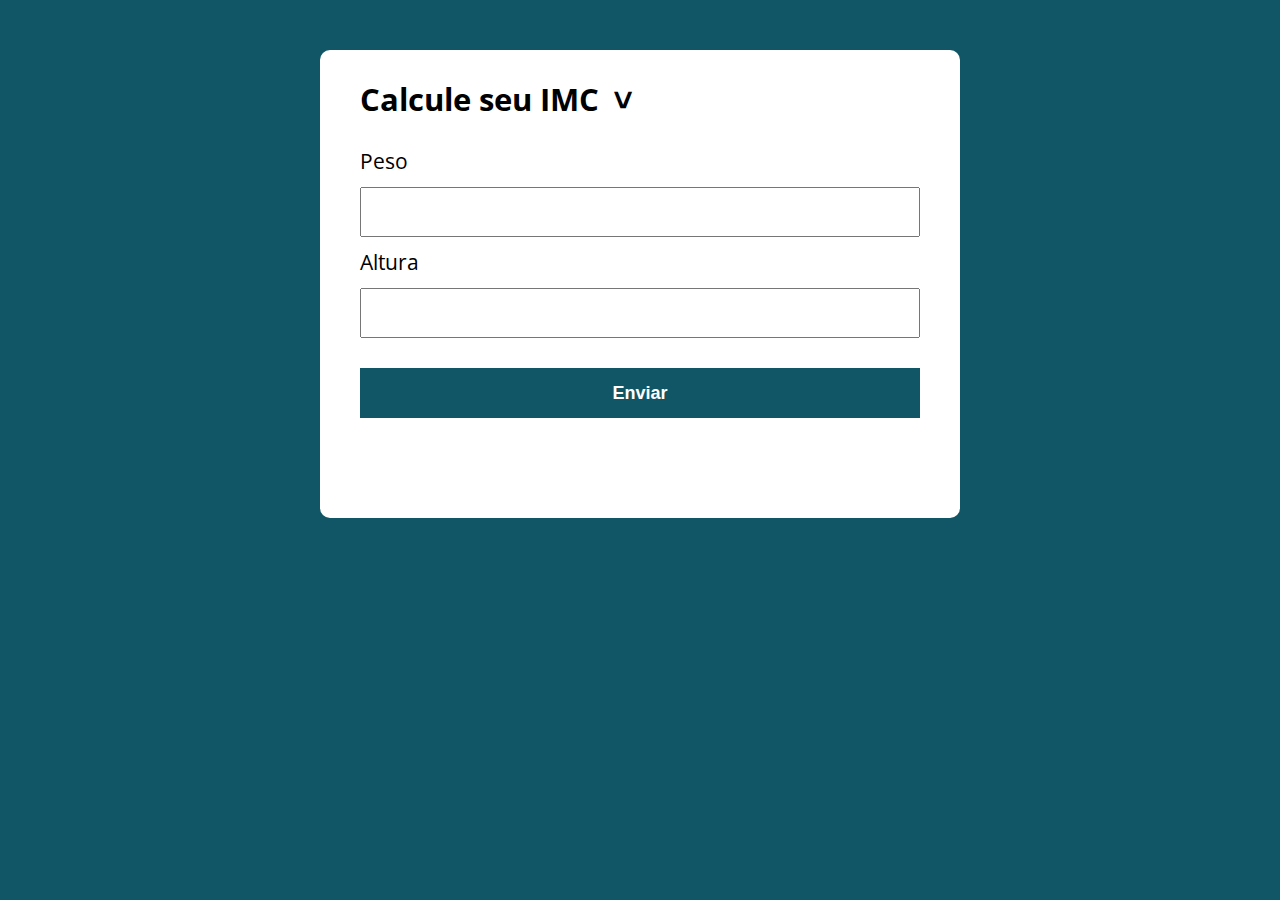
<file: Calculadora IMC/index.html>
<!DOCTYPE html>
<html lang="pt-BR">

<head>
  <meta charset="UTF-8">
  <meta name="viewport" content="width=device-width, initial-scale=1.0">
  <meta http-equiv="X-UA-Compatible" content="ie=edge">
  <title>Calcule seu IMC</title>
  <link rel="stylesheet" href="assets/css/style.css">
</head>

<body>
  <section class="container">
    <h1 class="esconde mostra" id="titulo">Tabela IMC</h1>
    <div class="esconde " id="tabela">

      <div class="div__1">
        <h3 class="titulo">IMC</h3>
        <p>Menos que 18.5</p>
        <p>Entre 18.5 e 24.9</p>
        <p>Entre 25 e 29.9</p>
        <p>Entre 30 e 34.9</p>
        <p>Entre 35 e 39.9</p>
        <p>Mais do que 40</p>
      </div>

      <div class="div__2">
        <h3 class="titulo">Resultado</h3>
        <p>Abaixo do peso</p>
        <p>Peso normal</p>
        <p>Sobrepeso</p>
        <p>Obesidade grau 1</p>
        <p>Obesidade grau 2</p>
        <p>Obesidade grau 3</p>
      </div>
    </div>
  <section class="container " id="alinhado">
    
    <h2 class="titulo-2">Calcule seu IMC <button class="img-icone ">></button> </h2>
    <form action="/" id="formulario" class="form" method="GET">
      <label for="peso">Peso</label>
      <input type="text" id="peso"class="peso" name="peso">
      
      <label for="altura">Altura</label>
      <input type="text" id="altura" class="altura" name="altura">

      <button type="submit">Enviar</button>
    </form>

    <div id="resultado" class="resultado"></div>
  </section>

  <script src="assets/js/main.js"></script>
  <script src="assets/js/IMC.js"></script>
  <script src="assets/js/escreveMensagem.js"></script>
  <script src="assets/js/mostra-esconde.js"></script>
</body>

</html>
</file>
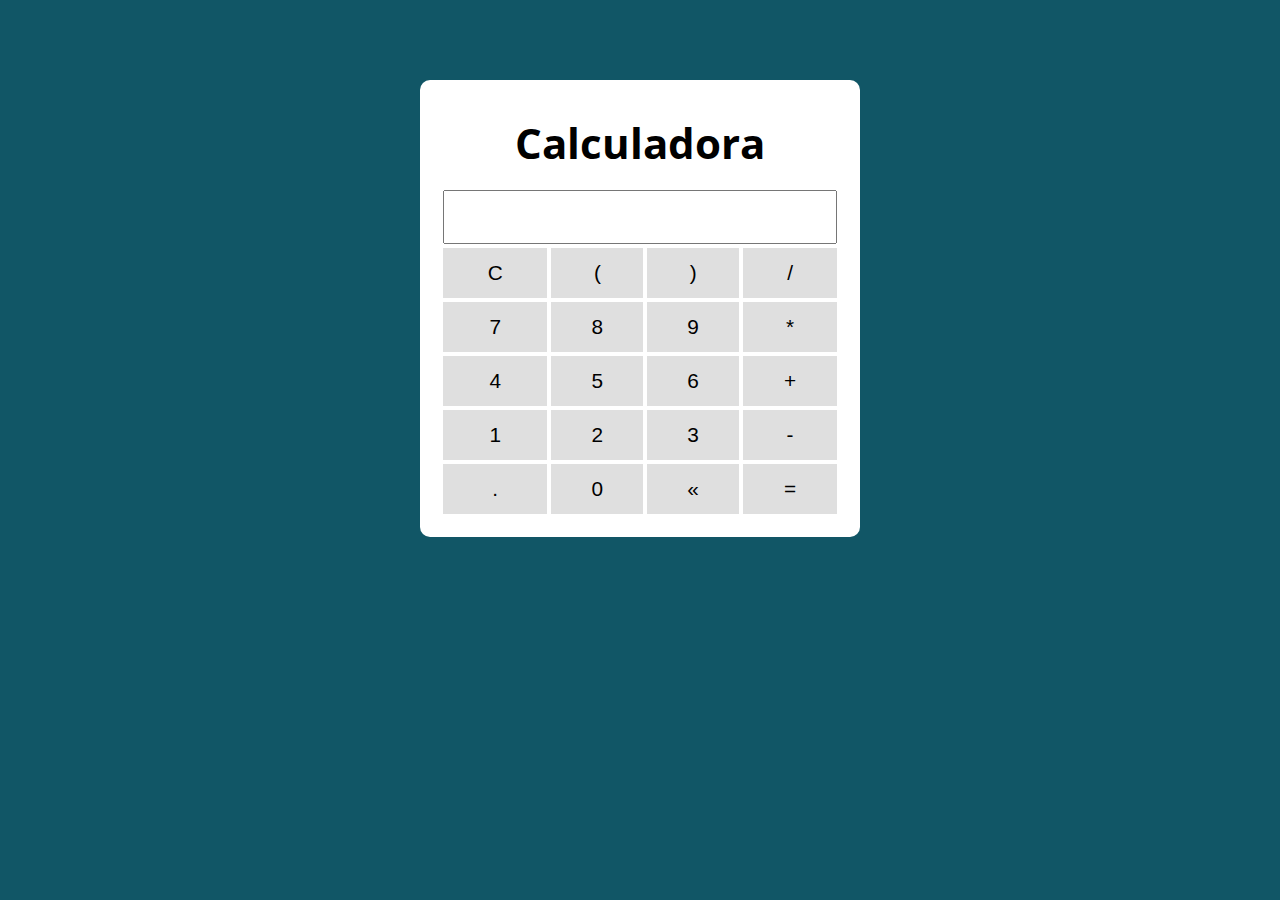
<file: Calculadora/index.html>
<!DOCTYPE html>
<html lang="pt-BR">

<head>
  <meta charset="UTF-8">
  <meta name="viewport" content="width=device-width, initial-scale=1.0">
  <meta http-equiv="X-UA-Compatible" content="ie=edge">
  <title>Modelo</title>
  <link rel="stylesheet" href="./assets/css/style.css">
</head>

<body>

  <section class="container">
    <h1>Calculadora</h1>

    <table class="calculadora">
      <tr>
        <td colspan="4"><input type="text" class="display"></td>
      </tr>

      <tr>
        <td><button class="btn btn-clear">C</button></td>
        <td><button class="btn btn-num">(</button></td>
        <td><button class="btn btn-num">)</button></td>
        <td><button class="btn btn-num">/</button></td>
      </tr>

      <tr>
        <td><button class="btn btn-num">7</button></td>
        <td><button class="btn btn-num">8</button></td>
        <td><button class="btn btn-num">9</button></td>
        <td><button class="btn btn-num">*</button></td>
      </tr>

      <tr>
        <td><button class="btn btn-num">4</button></td>
        <td><button class="btn btn-num">5</button></td>
        <td><button class="btn btn-num">6</button></td>
        <td><button class="btn btn-num">+</button></td>
      </tr>

      <tr>
        <td><button class="btn btn-num">1</button></td>
        <td><button class="btn btn-num">2</button></td>
        <td><button class="btn btn-num">3</button></td>
        <td><button class="btn btn-num">-</button></td>
      </tr>

      <tr>
        <td><button class="btn btn-num">.</button></td>
        <td><button class="btn btn-num">0</button></td>
        <td><button class="btn btn-del">&laquo;</button></td>
        <td><button class="btn btn-eq">=</button></td>
      </tr>
    </table>

  </section>

  <script src="./assets/js/main.js"></script>
</body>

</html>
</file>
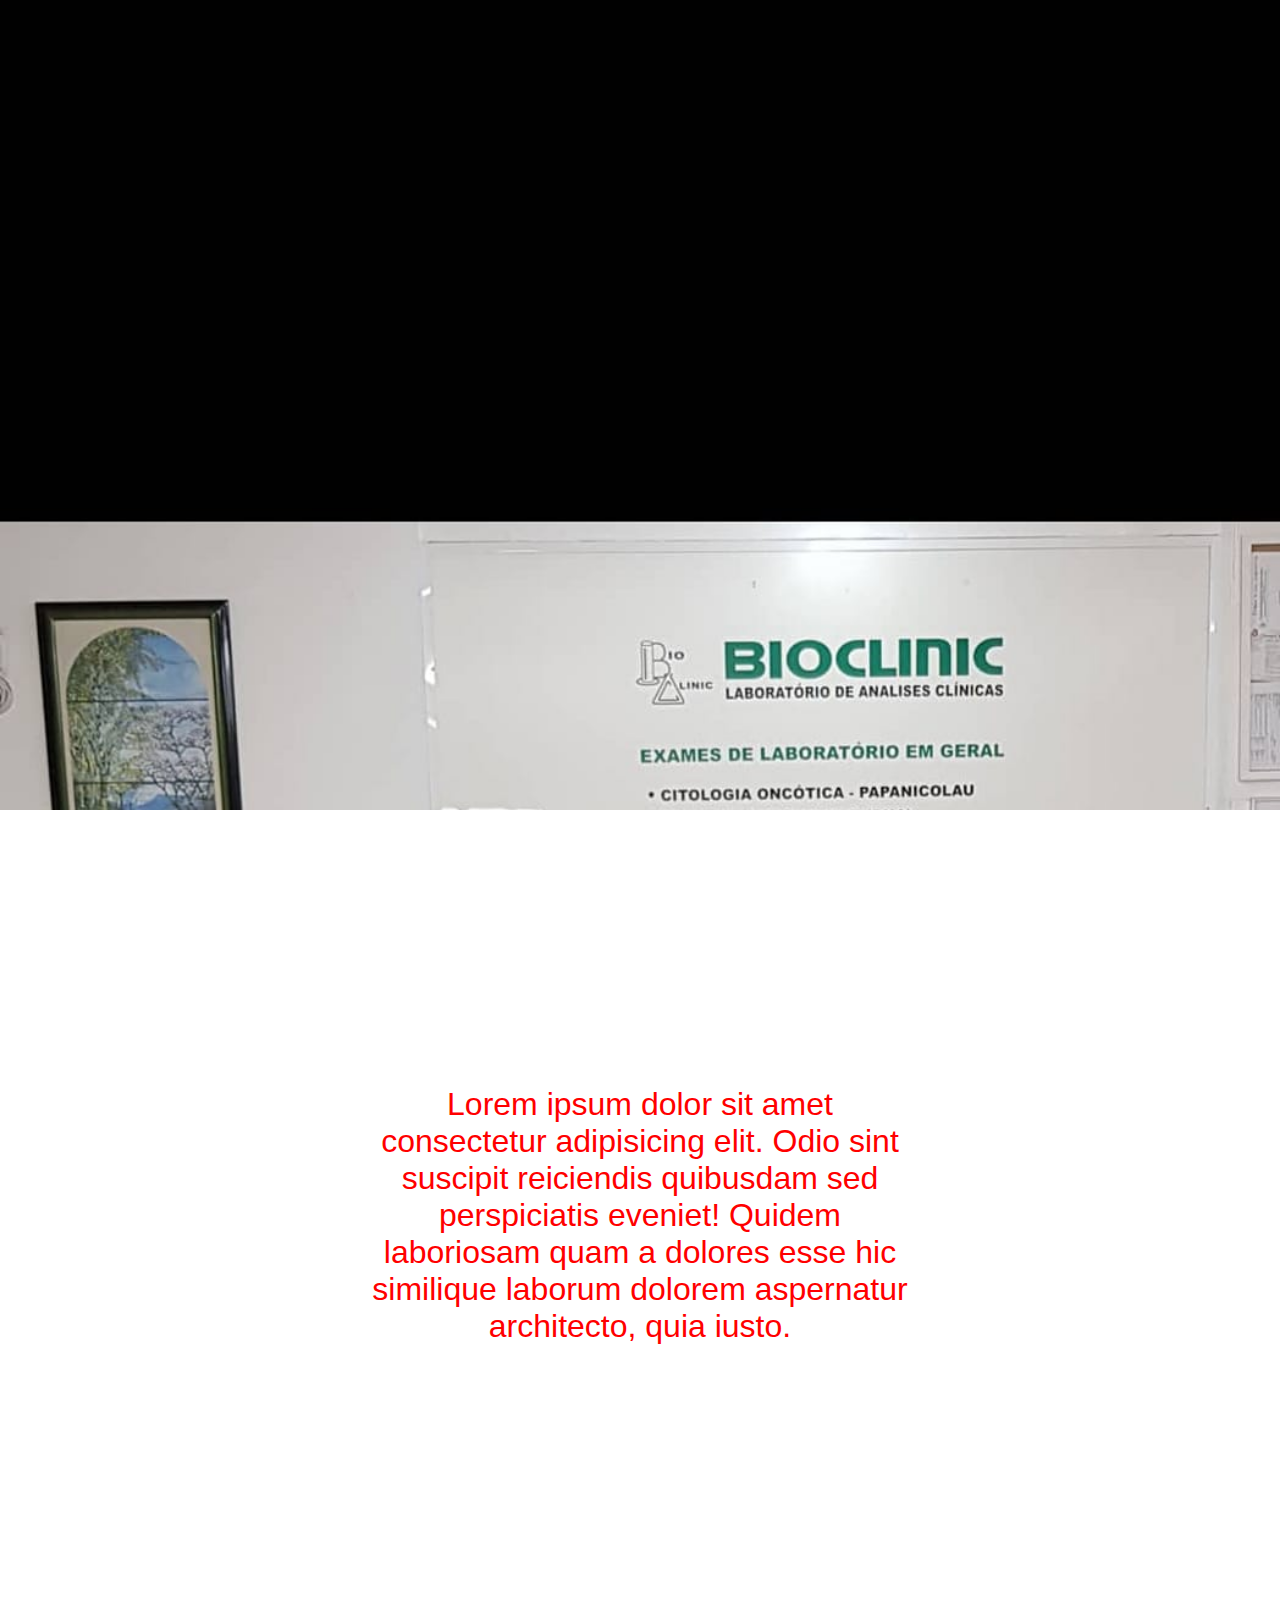
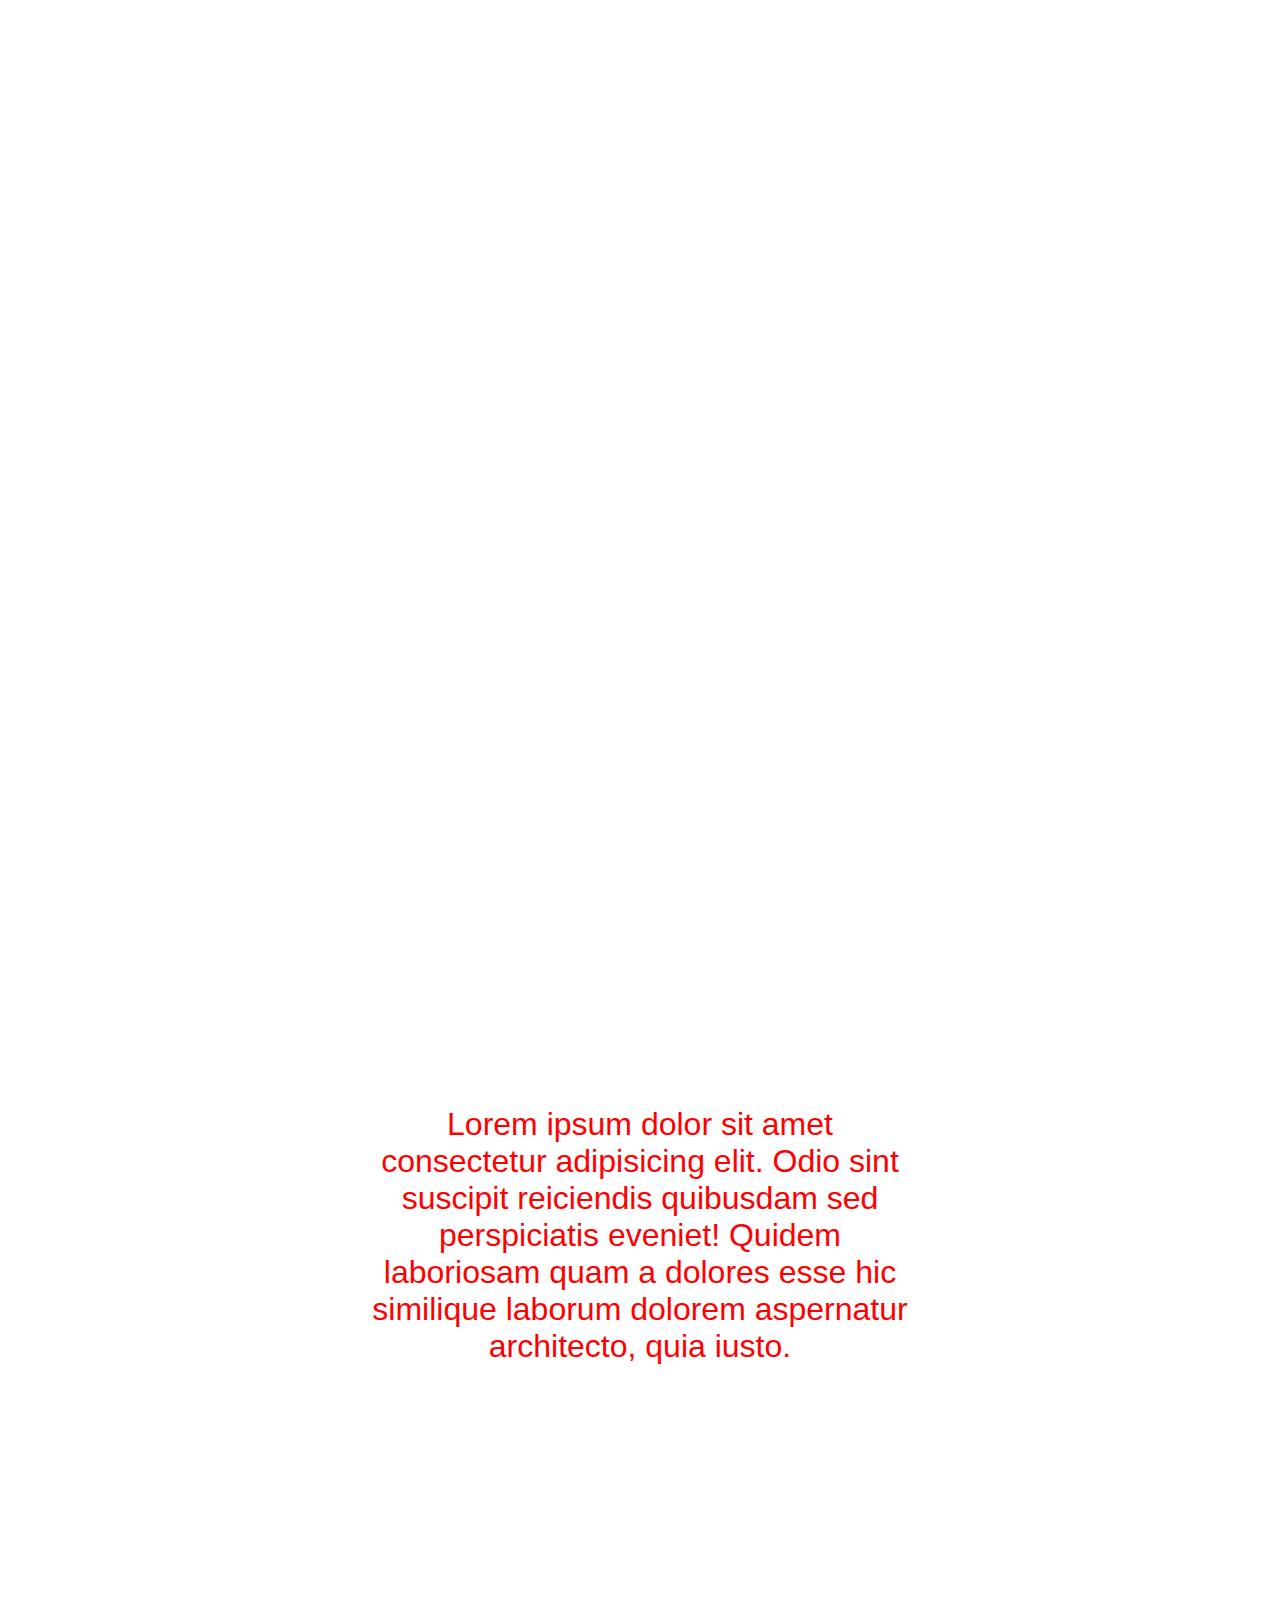
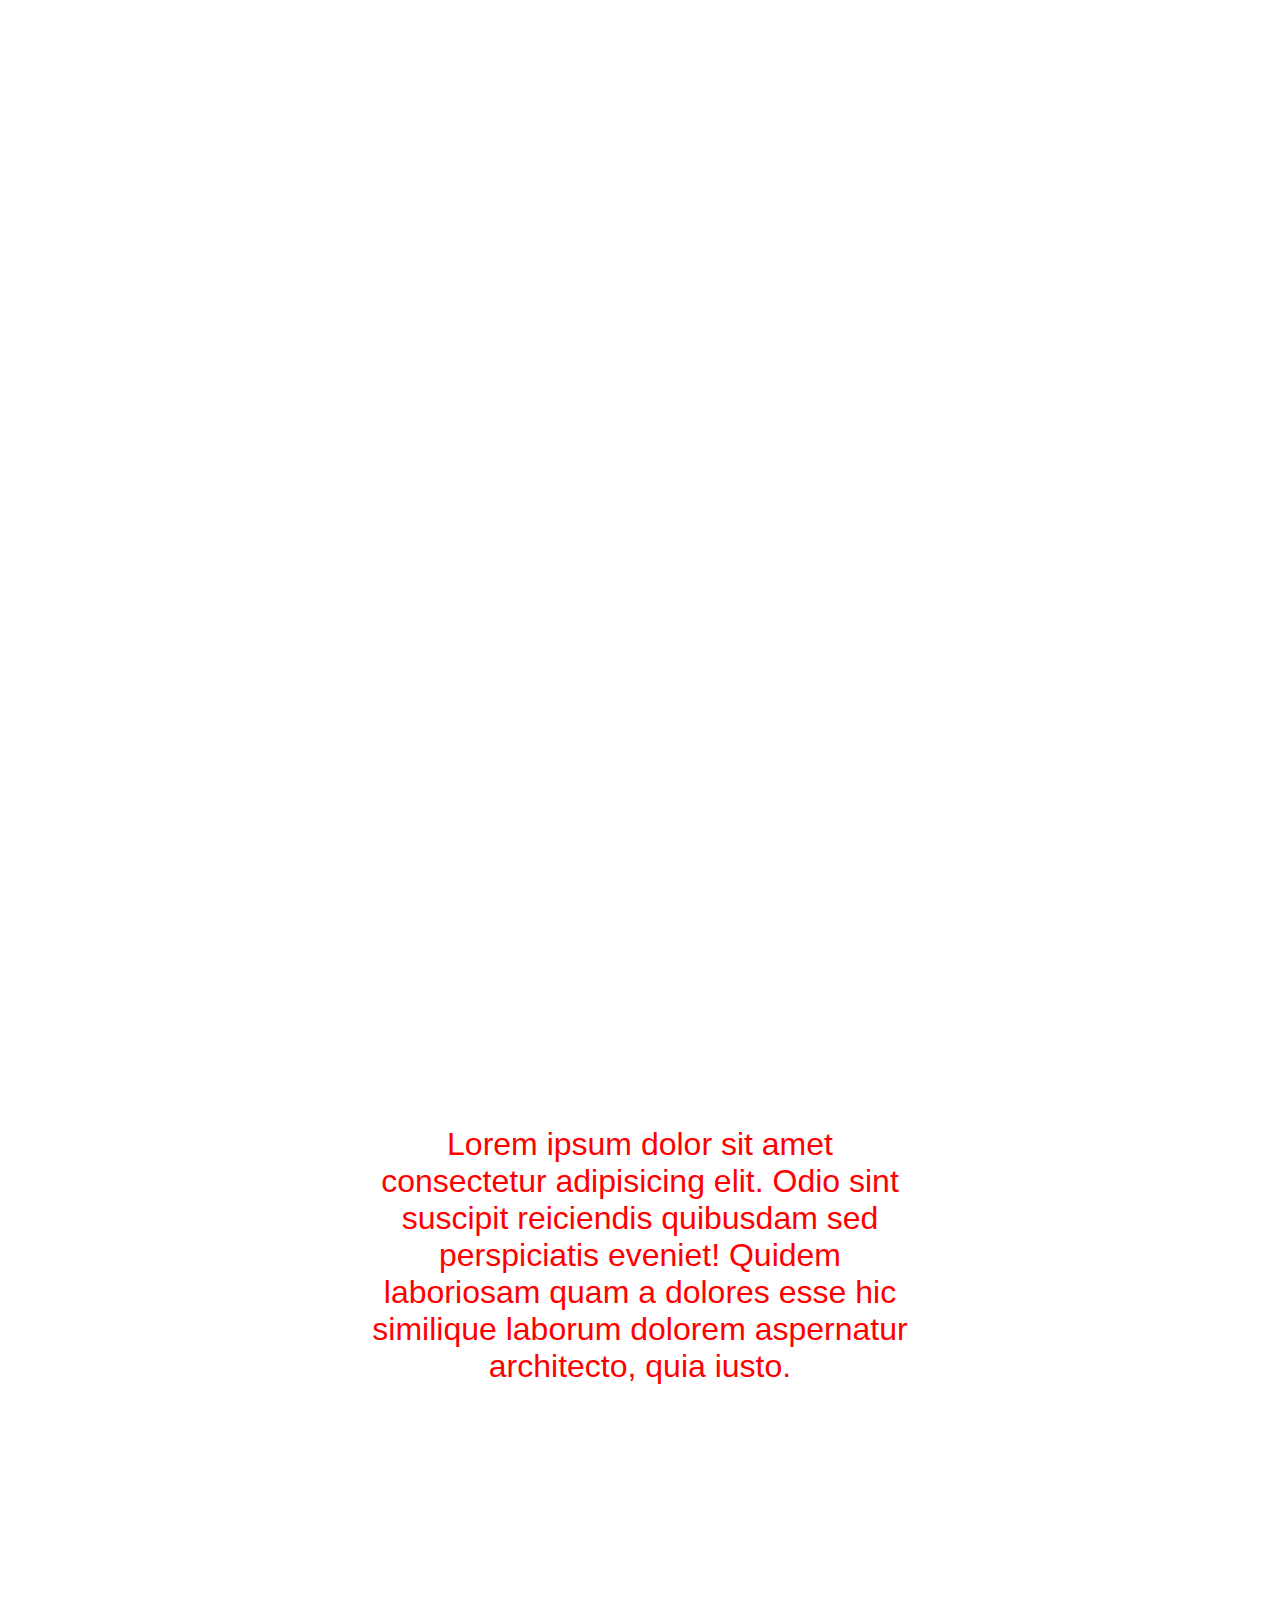
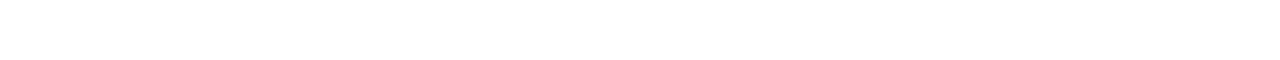
<file: Efeito Scroll fixo/index.html>
<!DOCTYPE html>
<html lang="pt-br">
<head>
    <meta charset="UTF-8">
    <meta http-equiv="X-UA-Compatible" content="IE=edge">
    <meta name="viewport" content="width=device-width, initial-scale=1.0">
    <title>Efeito Parallel</title>
    <link rel="stylesheet" href="style.css">
</head>
<body>

    <section></section>
    <section>
        <p>Lorem ipsum dolor sit amet consectetur adipisicing elit. Odio sint suscipit reiciendis quibusdam sed perspiciatis eveniet! Quidem laboriosam quam a dolores esse hic similique laborum dolorem aspernatur architecto, quia iusto.</p>
    </section>  <section></section>
    <section>
        <p>Lorem ipsum dolor sit amet consectetur adipisicing elit. Odio sint suscipit reiciendis quibusdam sed perspiciatis eveniet! Quidem laboriosam quam a dolores esse hic similique laborum dolorem aspernatur architecto, quia iusto.</p>
    </section>  <section></section>
    <section>
        <p>Lorem ipsum dolor sit amet consectetur adipisicing elit. Odio sint suscipit reiciendis quibusdam sed perspiciatis eveniet! Quidem laboriosam quam a dolores esse hic similique laborum dolorem aspernatur architecto, quia iusto.</p>
    </section>
    
</body>
</html>
</file>
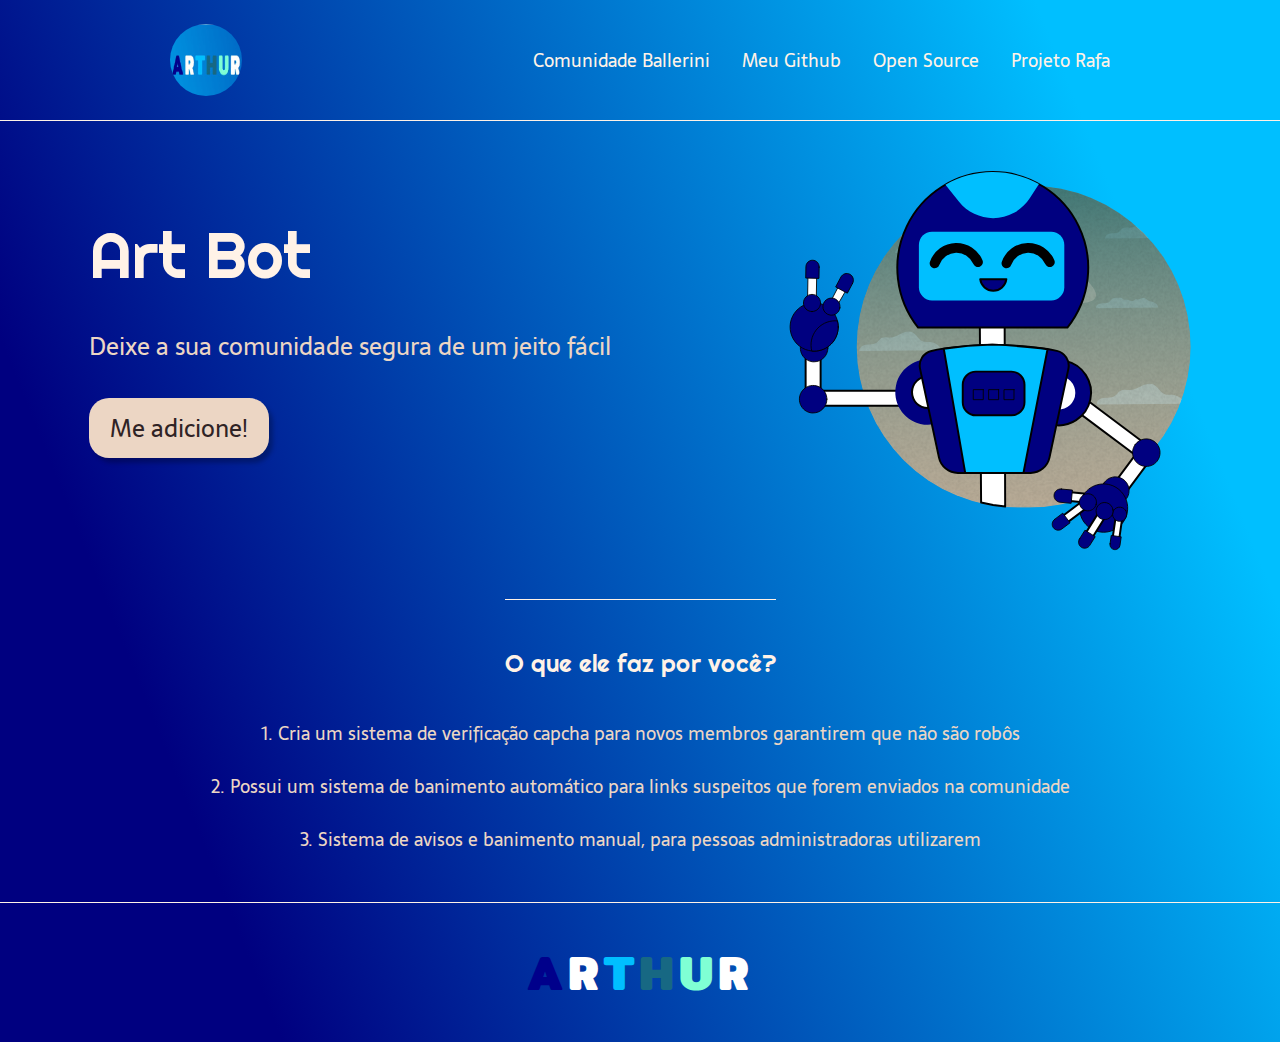
<file: Landing Page/index.html>
<!DOCTYPE html>
<html lang="pt-BR">
<head>
    <meta charset="UTF-8">
    <meta http-equiv="X-UA-Compatible" content="IE=edge">
    <meta name="viewport" content="width=device-width, initial-scale=1.0">
    <meta name="description" content="Um bot que vai deixar sua comunidade segura de um jeito fácil">
    <title>Art Bot - Modere sua comunidade do Discord</title>
    <link rel="preconnect" href="https://fonts.googleapis.com">
    <link rel="preconnect" href="https://fonts.gstatic.com" crossorigin>
    <link rel="preconnect" href="https://fonts.googleapis.com">
    <link rel="preconnect" href="https://fonts.gstatic.com" crossorigin>
    <link href="https://fonts.googleapis.com/css2?family=Mitr:wght@700&display=swap" rel="stylesheet">
    <link href="https://fonts.googleapis.com/css2?family=Righteous&family=Sarala:wght@400;700&display=swap" rel="stylesheet">
    <link rel="stylesheet" type="text/css" href="assets/css/style.css">
</head>
<body>
    <header class="cabecalho">
        <img class="cabecalho-imagem" src="assets/img/art logo.jpg" alt="logo da comunidade Ballerini">
        <nav class="cabecalho-menu">
            <a class="cabecalho-menu-item" href="https://discord.gg/wagxzStdcR" target="_blank">Comunidade Ballerini</a>
            <a class="cabecalho-menu-item" href="https://github.com/Arthurdso" target="_blank">Meu Github</a>
            <a class="cabecalho-menu-item" href="https://github.com/CCodeCommunity/Codify" target="_blank">Open Source</a>
            <a class="cabecalho-menu-item" href="projetoRafa/index.html">Projeto Rafa</a>
        </nav>
    </header>

    <main class="conteudo">
        <section class="conteudo-principal">
            <div class="conteudo-principal-escrito">
                <h1 class="conteudo-principal-escrito-titulo">Art Bot</h1>
                <h2 class="conteudo-principal-escrito-subtitulo">Deixe a sua comunidade segura de um jeito fácil</h2>
                <a href="https://www.linkedin.com/in/arthurdso/" target="_blank"><button class="conteudo-principal-escrito-botao">Me adicione!</button></a> 
            </div>
            <img class="conteudo-principal-imagem" src="assets/img/meubot.svg" alt="Imagem da Balle Bot">
        </section>

        <section class="conteudo-secundario">
            <h3 class="conteudo-secundario-titulo">O que ele faz por você?</h3>
            <p class="conteudo-secundario-paragrafo">1. Cria um <strong>sistema de verificação capcha</strong> para novos membros garantirem que não são robôs</p>
            <p class="conteudo-secundario-paragrafo">2. Possui um <strong>sistema de banimento automático</strong> para links suspeitos que forem enviados na comunidade</p>
            <p class="conteudo-secundario-paragrafo">3. <strong>Sistema de avisos e banimento manual</strong>, para pessoas administradoras utilizarem</p>
        </section>
    </main>

    <footer class="rodape">
        <p class="letras A">A</p>
        <p class="letras R">R</p>
        <p class="letras T">T</p>
        <p class="letras H">H</p>
        <p class="letras U">U</p>
        <p class="letras R">R</p>
    </footer>
</body>
</html>
</file>
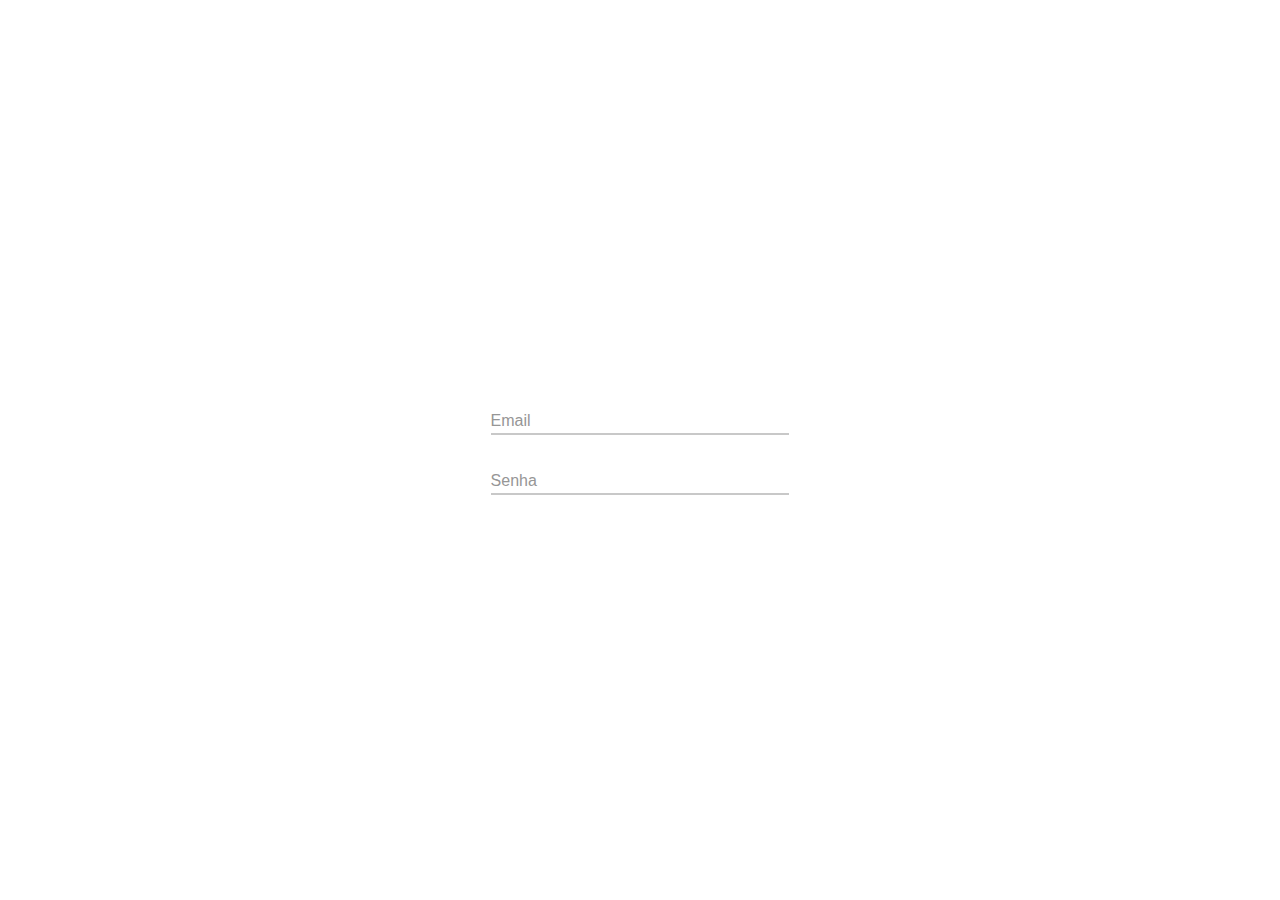
<file: Login-page/index.html>
<!DOCTYPE html>
<html lang="pt-br">
<head>
    <meta charset="UTF-8">
    <meta http-equiv="X-UA-Compatible" content="IE=edge">
    <meta name="viewport" content="width=device-width, initial-scale=1.0">
    <title>Input Text</title>
    <link rel="stylesheet" href="style.css">
</head>
<body>

<form>

    <div class="single-input">
        <input type="email" class="input" id="email" required>
        <label for="email">Email</label>
    </div>
    <div class="single-input">
        <input type="password" class="input" id="password" required>
        <label for="password">Senha</label>
    </div>

</form>
    
</body>
</html>
</file>
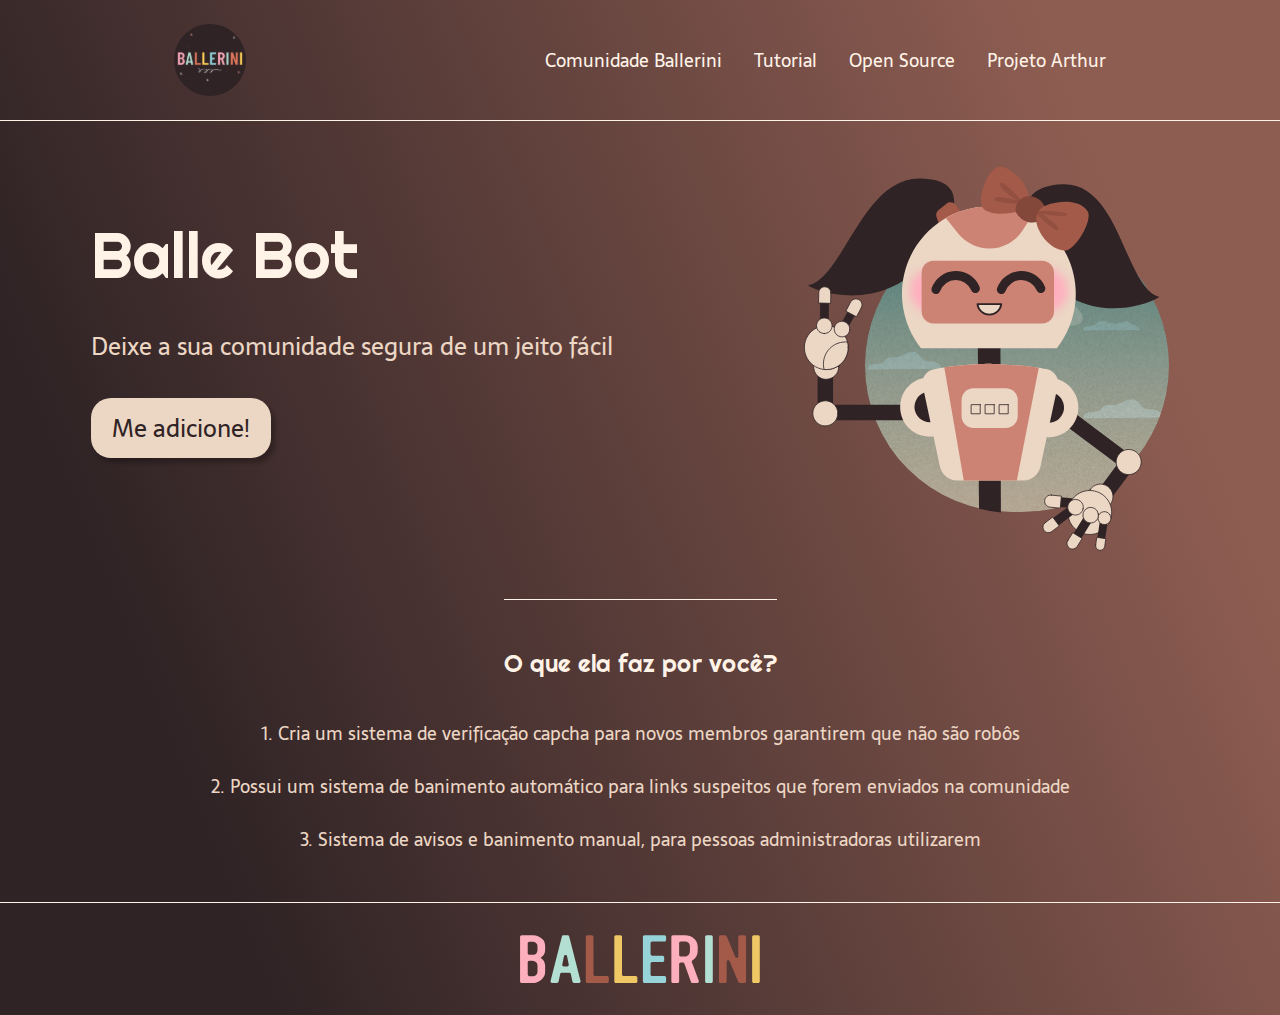
<file: Landing Page/projetoRafa/index.html>
<!DOCTYPE html>
<html lang="pt-BR">
<head>
    <meta charset="UTF-8">
    <meta http-equiv="X-UA-Compatible" content="IE=edge">
    <meta name="viewport" content="width=device-width, initial-scale=1.0">
    <meta name="description" content="Um bot que vai deixar sua comunidade segura de um jeito fácil">
    <title>Balle Bot - Modere sua comunidade do Discord</title>
    <link rel="preconnect" href="https://fonts.googleapis.com">
    <link rel="preconnect" href="https://fonts.gstatic.com" crossorigin>
    <link href="https://fonts.googleapis.com/css2?family=Righteous&family=Sarala:wght@400;700&display=swap" rel="stylesheet">
    <link rel="stylesheet" type="text/css" href="assets/css/style.css">
</head>
<body>
    <header class="cabecalho">
        <img class="cabecalho-imagem" src="assets/img/logo.svg" alt="logo da comunidade Ballerini">
        <nav class="cabecalho-menu">
            <a class="cabecalho-menu-item" href="https://discord.gg/wagxzStdcR" target="_blank">Comunidade Ballerini</a>
            <a class="cabecalho-menu-item" href="https://github.com/rafaballerini/BalleDocs" target="_blank">Tutorial</a>
            <a class="cabecalho-menu-item" href="https://github.com/CCodeCommunity/Codify" target="_blank">Open Source</a>
            <a class="cabecalho-menu-item" href="https://arthurdso.github.io/Landing-Page-Art-Bot/">Projeto Arthur</a>
        </nav>
    </header>

    <main class="conteudo">
        <section class="conteudo-principal">
            <div class="conteudo-principal-escrito">
                <h1 class="conteudo-principal-escrito-titulo">Balle Bot</h1>
                <h2 class="conteudo-principal-escrito-subtitulo">Deixe a sua comunidade segura de um jeito fácil</h2>
                <a href="https://github.com/rafaballerini" target="_blank"><button class="conteudo-principal-escrito-botao">Me adicione!</button></a>
            </div>
            <img class="conteudo-principal-imagem" src="assets/img/ballebot.svg" alt="Imagem da Balle Bot">
        </section>

        <section class="conteudo-secundario">
            <h3 class="conteudo-secundario-titulo">O que ela faz por você?</h3>
            <p class="conteudo-secundario-paragrafo">1. Cria um <strong>sistema de verificação capcha</strong> para novos membros garantirem que não são robôs</p>
            <p class="conteudo-secundario-paragrafo">2. Possui um <strong>sistema de banimento automático</strong> para links suspeitos que forem enviados na comunidade</p>
            <p class="conteudo-secundario-paragrafo">3. <strong>Sistema de avisos e banimento manual</strong>, para pessoas administradoras utilizarem</p>
        </section>
    </main>

    <footer class="rodape">
        <img class="rodape-imagem" src="assets/img/ballerini.svg" alt="">
    </footer>
</body>
</html>
</file>
<file: Calculadora IMC/assets/css/style.css>
@import url('https://fonts.googleapis.com/css?family=Open+Sans:400,700&display=swap');
:root {
  --primary-color: rgb(17, 86, 102);
  --primary-color-darker: rgb(9, 48, 56);
}

* {
  box-sizing: border-box;
  outline: 0;
}

body {
  margin: 0;
  padding: 0;
  background: var(--primary-color);
  font-family: 'Open sans', sans-serif;
  font-size: 1.3em;
  line-height: 1.5em;
  
}

.titulo-2 { 
  text-align: left;
  margin-top: -60px
}


.esconde {
  display:none;
} 

.container {
  max-width: 640px;
  margin: 50px auto;
  background: #fff;
  padding: 20px;
  border-radius: 10px;
  height: 50%;
}


.mostra {
  max-width: 640px;
  margin: -5px auto;
  background: #fff;
  padding: 20px;
  border-radius: 10px;
  height: 50%;
} 

.container-tabela {
  display: flex;
  justify-content: flex-start;
}

.img-icone {
  display: inline;
  border: none;
  background-color: #fff;
  transform: rotate(90deg);
  font-size: 33px;
  font-weight: bold;
}

.ativo {
  transform: rotate(270deg);
}

.img-icone:hover {
  cursor: pointer;
  color: blue;
}
  

.div__1 {
  margin-right: 135px;
  margin-left: 15px;
}


form input, form label, form button {
  display: block;
  width: 100%;
  margin-bottom: 10px;
}

form input {
  font-size: 24px;
  height: 50px;
  padding: 0 20px;
}

form input:focus {
  outline: 1px solid var(--primary-color);
}

form button {
  border: none;
  background: var(--primary-color);
  color: #fff;
  font-size: 18px;
  font-weight: 700;
  height: 50px;
  cursor: pointer;
  margin-top: 30px;
}

form button:hover {
  background: var(--primary-color-darker);
}

.valido {
  background-color: aqua;
}

.invalido {
  background-color:red;
}

@media only screen and (max-width: 425px) { 
    body{
      width: 100%;
      height: 90%;
      font-family: 'Open sans', sans-serif;
      font-size: 1em;
      line-height: 1.5em;
    }
    h2 {
      font-size:28px;
      margin-top:26px;
    }

    .titulo-2{
      text-align: left;
      margin-top: -40px;
    }

    .container {
      max-width: 375px;
      margin: 38px auto;
      background: #fff;
      padding: 20px;
      border-radius: 10px;
      
      
  }
  .resultado {
    padding: 10px;
    font-size: 24px;
  }
    /* .img-icone {
      opacity: 0;
    } */


}
</file>
<file: Calculadora/assets/css/style.css>
@import url('https://fonts.googleapis.com/css?family=Open+Sans:400,700&display=swap');
:root {
  --primary-color: rgb(17, 86, 102);
  --primary-color-darker: rgb(9, 48, 56);
}

* {
  box-sizing: border-box;
  outline: 0;
}

body {
  margin: 0;
  padding: 0;
  background: var(--primary-color);
  font-family: 'Open sans', sans-serif;
  font-size: 1.3em;
  line-height: 1.5em;
}

.container {
  max-width: 440px;
  margin: 80px auto;
  background: #fff;
  padding: 20px;
  border-radius: 10px;
  align-items: center;
  justify-content: center;
  display:flex;
  flex-direction: column;
}


form input, form label, form button {
  display: block;
  width: 100%;
  margin-bottom: 10px;
}

form input {
  font-size: 24px;
  height: 50px;
  padding: 0 20px;
}

form input:focus {
  outline: 1px solid var(--primary-color);
}

form button {
  border: none;
  background: var(--primary-color);
  color: #fff;
  font-size: 18px;
  font-weight: 700;
  height: 50px;
  cursor: pointer;
  margin-top: 30px;
}

form button:hover {
  background: var(--primary-color-darker);
}

.calculadora {
  width: 400px;
}

.display {
  font-size: 2em;
  width: 100%;
  text-align: right;
}

.btn {
  width: 100%;
  height: 50px;
  font-size: 1em;
  border: none;
  background: #dfdfdf;
  cursor: pointer;
}

.btn:hover {
  background: #9e9e9e;
}


@media only screen and (max-width: 550px) { 
  .container {
    margin: 80px auto;
    background: #fff;
    margin-right: 60px;
    border-radius: 10px;
    width: 80%;
  }
  .calculadora { 
    width: 280px;
  }
}
</file>
<file: Efeito Scroll fixo/style.css>
* {
    padding: 0;
    margin: 0;
    box-sizing: border-box;
    font-family: "Arial";
}

section{
    width: 100%;
    min-height: 90vh;
    background-repeat: no-repeat;         /*  esses 3 proximos itens sao responsaveis pelo efeito scroll */
    background-size: cover;
    background-attachment: fixed;
    display: grid;
    place-items: center;
}

section:nth-of-type(1){
    background-image: url("foto2.jpg");
}

section:nth-of-type(3){
    background-image: url("header.jpg");

}

section:nth-of-type(5){
    background-image: url("foto.jpg");
}

section p{
    font-size: 32px;
    color:red;
    text-align: center;
    width: 100%;
    max-width: 600px;
    padding: 2%;
}
</file>
<file: Landing Page/assets/css/style.css>
:root {
    /* Fontes */
    --sarala: 'Sarala', sans-serif;
    --righteous: 'Righteous', cursive;
    /* Cores */
    --background: linear-gradient(68.15deg,#000080 16.62%, #00BFFF 85.61%);
    --cor-primaria:#FFF2E7;
    --cor-secundaria:#ECD6C4;

}

* {
    margin: 0;
    padding: 0;
    box-sizing: border-box;
    text-decoration: none;
}

body {
    font-size: 100%;
    background: var(--background);
}

.cabecalho {
    display: flex;
    flex-direction: row;
    align-items: center;
    justify-content: space-around;
    padding: 24px;
}

.cabecalho-imagem {
    height: 72px;
    border-radius: 75%;
}

.cabecalho-menu {
    display: flex;
    gap: 32px;
}

.cabecalho-menu-item {
    font-family:var(--sarala);
    color: var(--cor-primaria);
    font-weight: 400;
    font-size: 18px;
}

.cabecalho-menu-item:hover {
    color: rgba(236,214,196,0.53);
    cursor: pointer;
}

.conteudo {
    border-top: 0.4px solid var(--cor-primaria);
    margin-bottom: 48px;
}

.conteudo-principal {
    display: flex;
    flex-direction: row;
    align-items: center;
    justify-content: space-around;
}

.conteudo-principal-escrito {
    display: flex;
    flex-direction: column;
    gap: 32px;
}

.conteudo-principal-escrito-titulo {
    font-family: var(--righteous);
    font-weight: 400;
    font-size: 64px;
    color: var(--cor-primaria);
}

.conteudo-principal-escrito-subtitulo {
    font-family:var(--sarala);
    font-weight: 400;
    font-size: 24px;
    color:var(--cor-secundaria);
}

.conteudo-principal-escrito-botao {
    background-color: var(--cor-secundaria);
    width: 180px;
    height: 60px;
    border-radius: 20px;
    border: none;
    font-size: 24px;
    font-family: var(--sarala);
    font-weight: 400;
    color:#2F2325;
    box-shadow: 4px 5px 4px rgba(0, 0, 0, 0.25);
    text-align: center;
}

.conteudo-principal-escrito-botao:hover {
    background-color: rgba(236,214,196,0.53);
    cursor: pointer;
}

.conteudo-principal-imagem{
    height: 380px;
    margin-top: 50px;
}

.conteudo-secundario {
    display: flex;
    flex-direction: column;
    align-items: center;
    gap: 24px;
    margin-top: 48px;
}

.conteudo-secundario-titulo {
    border-top:0.4px solid var(--cor-primaria);
    padding-top: 48px;
    color: var(--cor-primaria);
    font-family: var(--righteous);
    font-weight: 400;
    font-size: 24px;
    margin-bottom: 16px;
}

.conteudo-secundario-paragrafo {
    font-family: var(--sarala);
    font-weight: 300;
    font-size: 18px;
    color: var(--cor-secundaria);
}

.rodape {
    padding: 32px;
    border-top: 0.4px solid var(--cor-primaria);
    display: flex;
    align-items: center;
    justify-content: center;
}

.letras {
    font-size: 48px;
    font-weight: bold;
    letter-spacing: 5px;
    font-family: 'Mitr', sans-serif;
}

.A {
    color:darkblue;
}

.R {
    color: white;
}

.T {
    color: #00BFFF;
}

.H {
    color: #176883;
}

.U {
    color: aquamarine;
}
</file>
<file: Login-page/style.css>
*{
    padding: 0;
    margin: 0;
    box-sizing: border-box;
    font-family: "Arial";
}

body{
    width: 100%;
    min-height: 100vh;
    display: flex;
    align-items: center;
    justify-content: center;
}

form{
    width: 100%;
    max-width: 350px;
    padding: 2%;
}

.single-input{
    position: relative;
    margin: 30px 0;
}
.single-input label{
    position: absolute;
    bottom: 5px;
    left: 0;
    color: rgb(150,150,150);
    cursor: text;
    transition: 0.5s ease-in-out;
}

div.single-input .input{
    width: 100%;
    padding: 5px;
    color: rgb(150, 150, 150);
    border: 0;
    border-bottom: 2px solid rgb(200, 200, 200);
    outline: 0;
    font-size: 16px;
}

div.single-input .input:valid,
div.single-input .input:focus{
    border-bottom: 2px solid cornflowerblue;
}

div.single-input .input:focus ~ label,
div.single-input .input:valid ~ label{
    transform: translateY(-24px);
    font-size: 12px;
    color: cornflowerblue;
}
</file>
<file: Landing Page/projetoRafa/assets/css/style.css>
:root {
    /* Fontes */
    --sarala: 'Sarala', sans-serif;
    --righteous: 'Righteous', cursive;
    /* Cores */
    --background: linear-gradient(68.15deg, #2F2325 16.62%, #8E5D52 85.61%);
    --cor-primaria:#FFF2E7;
    --cor-secundaria:#ECD6C4;

}

* {
    margin: 0;
    padding: 0;
    box-sizing: border-box;
    text-decoration: none;
}

body {
    font-size: 100%;
    background: var(--background);
}

.cabecalho {
    display: flex;
    flex-direction: row;
    align-items: center;
    justify-content: space-around;
    padding: 24px;
}

.cabecalho-imagem {
    height: 72px;
}

.cabecalho-menu {
    display: flex;
    gap: 32px;
}

.cabecalho-menu-item {
    font-family:var(--sarala);
    color: var(--cor-primaria);
    font-weight: 400;
    font-size: 18px;
}

.cabecalho-menu-item:hover {
    color: rgba(236,214,196,0.53);
    cursor: pointer;
}

.conteudo {
    border-top: 0.4px solid var(--cor-primaria);
    margin-bottom: 48px;
}

.conteudo-principal {
    display: flex;
    flex-direction: row;
    align-items: center;
    justify-content: space-around;
}

.conteudo-principal-escrito {
    display: flex;
    flex-direction: column;
    gap: 32px;
}

.conteudo-principal-escrito-titulo {
    font-family: var(--righteous);
    font-weight: 400;
    font-size: 64px;
    color: var(--cor-primaria);
}

.conteudo-principal-escrito-subtitulo {
    font-family:var(--sarala);
    font-weight: 400;
    font-size: 24px;
    color:var(--cor-secundaria);
}

.conteudo-principal-escrito-botao {
    background-color: var(--cor-secundaria);
    width: 180px;
    height: 60px;
    border-radius: 20px;
    border: none;
    font-size: 24px;
    font-family: var(--sarala);
    font-weight: 400;
    color:#2F2325;
    box-shadow: 4px 5px 4px rgba(0, 0, 0, 0.25);
    text-align: center;
}

.conteudo-principal-escrito-botao:hover {
    background-color: rgba(236,214,196,0.53);
    cursor: pointer;
}

.conteudo-principal-imagem{
    height: 430px;
}

.conteudo-secundario {
    display: flex;
    flex-direction: column;
    align-items: center;
    gap: 24px;
    margin-top: 48px;
}

.conteudo-secundario-titulo {
    border-top:0.4px solid var(--cor-primaria);
    padding-top: 48px;
    color: var(--cor-primaria);
    font-family: var(--righteous);
    font-weight: 400;
    font-size: 24px;
    margin-bottom: 16px;
}

.conteudo-secundario-paragrafo {
    font-family: var(--sarala);
    font-weight: 300;
    font-size: 18px;
    color: var(--cor-secundaria);
}

.rodape {
    padding: 32px;
    border-top: 0.4px solid var(--cor-primaria);
}

.rodape-imagem {
    height: 48px;
    display: block;
    margin: 0 auto;
}
</file>
